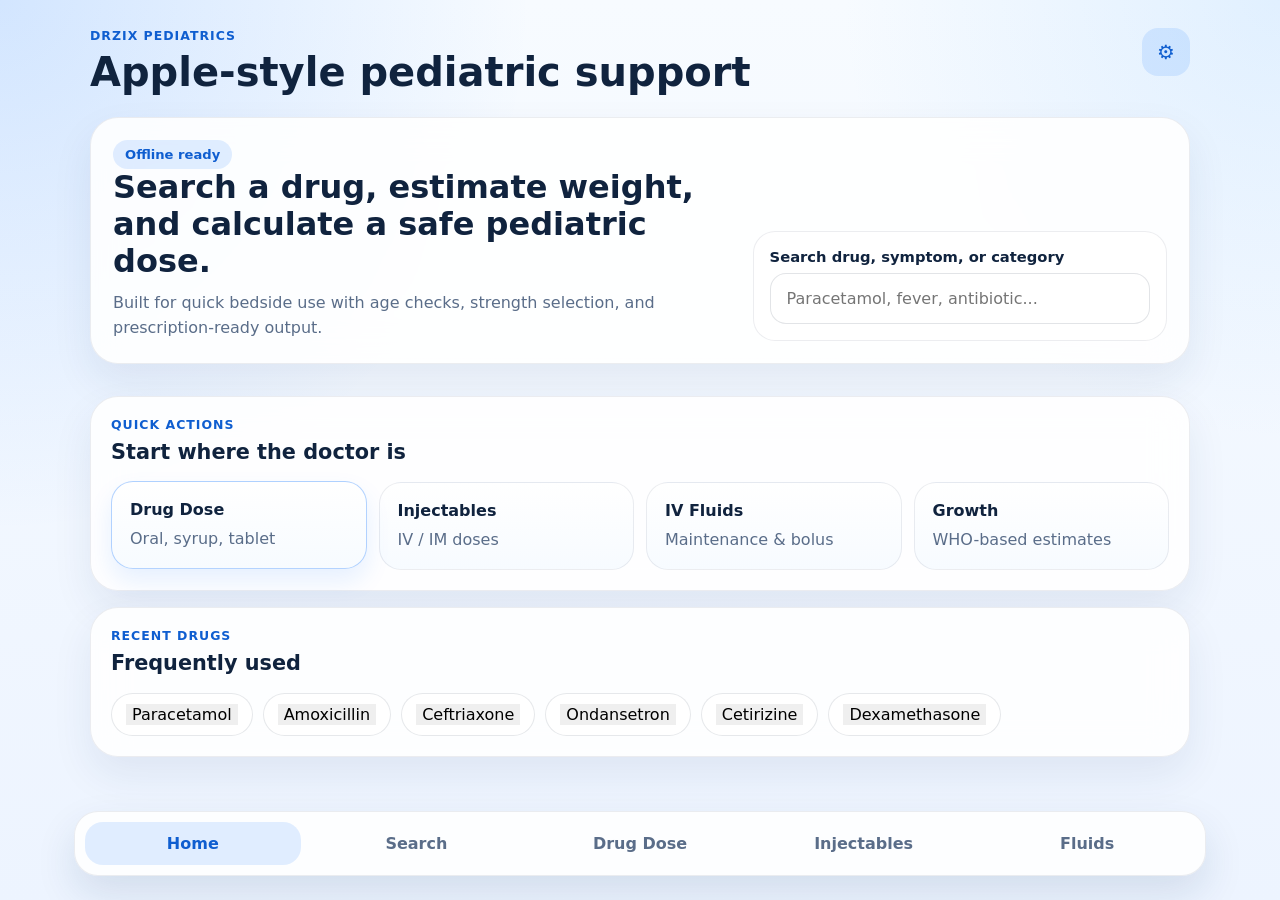
<file: index.html>
<!doctype html>
<html lang="en">
  <head>
    <meta charset="utf-8" />
    <meta name="viewport" content="width=device-width, initial-scale=1" />
    <title>Drzix Pediatrics</title>
    <meta name="theme-color" content="#1677ff" />
    <meta name="description" content="Offline-first pediatric clinical support for Indian doctors." />
    <link rel="manifest" href="manifest.json" />
    <link rel="icon" href="assets/icon.svg" type="image/svg+xml" />
    <link rel="stylesheet" href="css/app.css" />
  </head>
  <body>
    <div class="app-shell">
      <header class="topbar">
        <div>
          <p class="eyebrow">Drzix Pediatrics</p>
          <h1>Apple-style pediatric support</h1>
        </div>
        <button class="icon-button" id="settingsButton" type="button" aria-label="Open settings">
          <span aria-hidden="true">⚙</span>
        </button>
      </header>

      <main class="app-main">
        <section class="hero-card card">
          <div class="hero-copy">
            <span class="pill">Offline ready</span>
            <h2>Search a drug, estimate weight, and calculate a safe pediatric dose.</h2>
            <p>
              Built for quick bedside use with age checks, strength selection, and prescription-ready output.
            </p>
          </div>
          <label class="search-box" for="searchInput">
            <span>Search drug, symptom, or category</span>
            <input id="searchInput" type="search" placeholder="Paracetamol, fever, antibiotic..." autocomplete="off" />
          </label>
        </section>

        <section class="screen active" data-screen="home">
          <div class="card section-card">
            <div class="section-header">
              <div>
                <p class="section-label">Quick actions</p>
                <h3>Start where the doctor is</h3>
              </div>
            </div>
            <div class="quick-grid">
              <button class="quick-action active" data-action="drug-dose" type="button">
                <strong>Drug Dose</strong>
                <span>Oral, syrup, tablet</span>
              </button>
              <button class="quick-action" data-action="injectables" type="button">
                <strong>Injectables</strong>
                <span>IV / IM doses</span>
              </button>
              <button class="quick-action" data-action="fluids" type="button">
                <strong>IV Fluids</strong>
                <span>Maintenance & bolus</span>
              </button>
              <button class="quick-action" data-action="growth" type="button">
                <strong>Growth</strong>
                <span>WHO-based estimates</span>
              </button>
            </div>
          </div>

          <div class="card section-card">
            <div class="section-header">
              <div>
                <p class="section-label">Recent drugs</p>
                <h3>Frequently used</h3>
              </div>
            </div>
            <div class="chip-row" id="recentChips"></div>
          </div>
        </section>

        <section class="screen" data-screen="search">
          <div class="card section-card">
            <div class="section-header">
              <div>
                <p class="section-label">Search results</p>
                <h3>Drugs and pediatric topics</h3>
              </div>
            </div>
            <div id="searchSummary" class="summary muted">Search to see matches.</div>
            <div id="searchResults" class="result-list"></div>
          </div>
        </section>

        <section class="screen" data-screen="drug-dose">
          <div class="card section-card">
            <div class="section-header">
              <div>
                <p class="section-label">Selected drug</p>
                <h3 id="drugName">Select a medicine</h3>
              </div>
              <span class="status-badge" id="drugStatus">Verified</span>
            </div>

            <div id="drugIndications" class="chip-row"></div>

            <div class="input-grid">
              <label>
                <span>Years</span>
                <input id="yearsInput" type="number" min="0" step="1" inputmode="numeric" placeholder="2" />
              </label>
              <label>
                <span>Months</span>
                <input id="monthsInput" type="number" min="0" max="11" step="1" inputmode="numeric" placeholder="6" />
              </label>
            </div>

            <label class="checkbox-row">
              <input id="actualWeightToggle" type="checkbox" />
              <span>I know the actual weight</span>
            </label>

            <div id="actualWeightBlock" class="input-grid hidden">
              <label>
                <span>Weight in kg</span>
                <input id="actualWeightInput" type="number" min="0" step="0.1" inputmode="decimal" placeholder="12.5" />
              </label>
            </div>

            <div id="estimatedWeightPanel" class="info-panel"></div>

            <div class="strength-picker" id="strengthPicker"></div>
          </div>

          <div class="card section-card result-card">
            <div class="section-header">
              <div>
                <p class="section-label">Dose result</p>
                <h3 id="doseTitle">Waiting for inputs</h3>
              </div>
            </div>
            <div id="doseOutput" class="dose-output"></div>
            <div id="safetyOutput" class="warning-stack"></div>
          </div>
        </section>

        <section class="screen" data-screen="injectables">
          <div class="card section-card">
            <div class="section-header">
              <div>
                <p class="section-label">Injectables</p>
                <h3 id="injectableName">Select an injectable</h3>
              </div>
              <span class="status-badge" id="injectableStatus">Needs review</span>
            </div>

            <div class="chip-row" id="injectableDrugChips"></div>
            <div id="injectableIndications" class="chip-row"></div>

            <div class="input-grid">
              <label>
                <span>Years</span>
                <input id="injectableYearsInput" type="number" min="0" step="1" inputmode="numeric" placeholder="2" />
              </label>
              <label>
                <span>Months</span>
                <input id="injectableMonthsInput" type="number" min="0" max="11" step="1" inputmode="numeric" placeholder="6" />
              </label>
            </div>

            <label class="checkbox-row">
              <input id="injectableActualWeightToggle" type="checkbox" />
              <span>I know the actual weight</span>
            </label>

            <div id="injectableActualWeightBlock" class="input-grid hidden">
              <label>
                <span>Weight in kg</span>
                <input id="injectableActualWeightInput" type="number" min="0" step="0.1" inputmode="decimal" placeholder="12.5" />
              </label>
            </div>

            <div id="injectableEstimatedWeightPanel" class="info-panel"></div>

            <div class="strength-picker" id="injectableStrengthPicker"></div>
          </div>

          <div class="card section-card result-card">
            <div class="section-header">
              <div>
                <p class="section-label">Injection result</p>
                <h3 id="injectableDoseTitle">Waiting for inputs</h3>
              </div>
            </div>
            <div id="injectableDoseOutput" class="dose-output"></div>
            <div id="injectableSafetyOutput" class="warning-stack"></div>
          </div>
        </section>

        <section class="screen" data-screen="fluids">
          <div class="card section-card">
            <div class="section-header">
              <div>
                <p class="section-label">IV fluids</p>
                <h3>Maintenance and bolus planner</h3>
              </div>
            </div>

            <div class="input-grid">
              <label>
                <span>Years</span>
                <input id="fluidYearsInput" type="number" min="0" step="1" inputmode="numeric" placeholder="2" />
              </label>
              <label>
                <span>Months</span>
                <input id="fluidMonthsInput" type="number" min="0" max="11" step="1" inputmode="numeric" placeholder="6" />
              </label>
            </div>

            <label class="checkbox-row">
              <input id="fluidActualWeightToggle" type="checkbox" />
              <span>I know the actual weight</span>
            </label>

            <div id="fluidActualWeightBlock" class="input-grid hidden">
              <label>
                <span>Weight in kg</span>
                <input id="fluidActualWeightInput" type="number" min="0" step="0.1" inputmode="decimal" placeholder="12.5" />
              </label>
            </div>

            <div id="fluidEstimatedWeightPanel" class="info-panel"></div>
          </div>

          <div class="card section-card result-card">
            <div class="section-header">
              <div>
                <p class="section-label">Fluid result</p>
                <h3 id="fluidTitle">Maintenance fluid plan</h3>
              </div>
            </div>
            <div id="fluidOutput" class="dose-output"></div>
            <div id="fluidSafetyOutput" class="warning-stack"></div>
          </div>
        </section>

        <section class="screen" data-screen="growth">
          <div class="card section-card">
            <p class="section-label">Growth</p>
            <h3>WHO-based weight estimation</h3>
            <p class="muted">The current build includes starter growth values for practical dose estimation.</p>
          </div>
        </section>

        <section class="screen" data-screen="settings">
          <div class="card section-card">
            <p class="section-label">Settings</p>
            <h3>Project preferences</h3>
            <p class="muted">Offline-first, Apple-style UI, and pediatric-only scope are locked in for this build.</p>
          </div>
        </section>
      </main>

      <nav class="bottom-nav" aria-label="Primary">
        <button class="nav-item active" data-screen-target="home" type="button">Home</button>
        <button class="nav-item" data-screen-target="search" type="button">Search</button>
        <button class="nav-item" data-screen-target="drug-dose" type="button">Drug Dose</button>
        <button class="nav-item" data-screen-target="injectables" type="button">Injectables</button>
        <button class="nav-item" data-screen-target="fluids" type="button">Fluids</button>
      </nav>
    </div>

    <script src="js/data.js"></script>
    <script src="js/engine.js"></script>
    <script src="js/app.js"></script>
  </body>
</html>
</file>
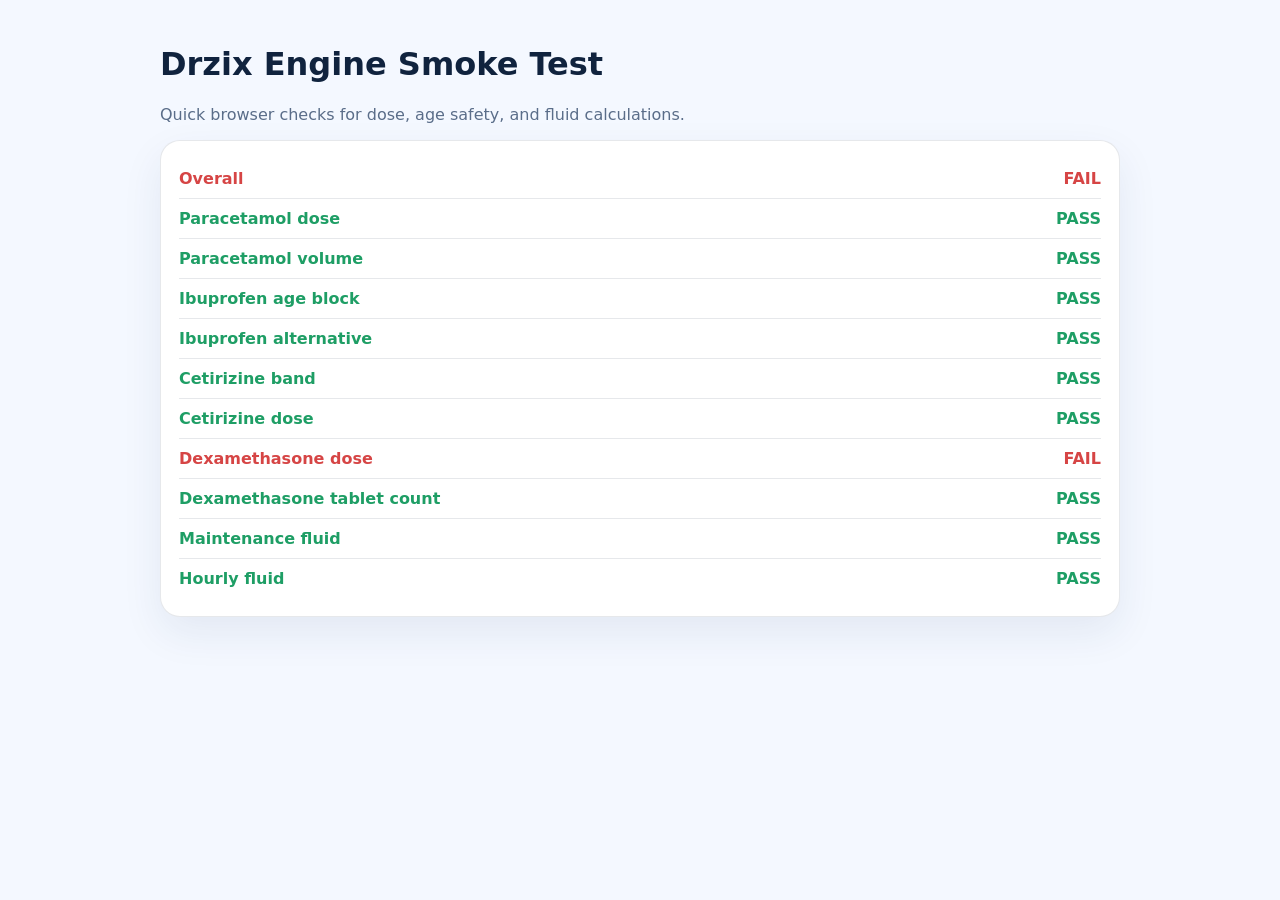
<file: tests/engine-smoke.html>
<!doctype html>
<html lang="en">
  <head>
    <meta charset="utf-8" />
    <meta name="viewport" content="width=device-width, initial-scale=1" />
    <title>Drzix Engine Smoke Test</title>
    <style>
      :root {
        color-scheme: light;
        --bg: #f4f8ff;
        --card: #ffffff;
        --text: #10233e;
        --muted: #5a6d89;
        --good: #1e9e65;
        --bad: #d64545;
        --border: rgba(16, 35, 62, 0.1);
        font-family: system-ui, sans-serif;
      }
      body {
        margin: 0;
        padding: 24px;
        background: var(--bg);
        color: var(--text);
      }
      main {
        max-width: 960px;
        margin: 0 auto;
      }
      .card {
        background: var(--card);
        border: 1px solid var(--border);
        border-radius: 20px;
        padding: 18px;
        box-shadow: 0 16px 40px rgba(20, 55, 100, 0.08);
      }
      .row {
        display: flex;
        gap: 10px;
        align-items: center;
        justify-content: space-between;
        padding: 10px 0;
        border-bottom: 1px solid var(--border);
      }
      .row:last-child {
        border-bottom: 0;
      }
      .pass {
        color: var(--good);
        font-weight: 700;
      }
      .fail {
        color: var(--bad);
        font-weight: 700;
      }
      code {
        background: rgba(16, 35, 62, 0.06);
        padding: 0 6px;
        border-radius: 6px;
      }
      .muted {
        color: var(--muted);
      }
    </style>
  </head>
  <body>
    <main>
      <h1>Drzix Engine Smoke Test</h1>
      <p class="muted">Quick browser checks for dose, age safety, and fluid calculations.</p>
      <div class="card" id="results">Loading tests…</div>
    </main>

    <script src="../js/data.js"></script>
    <script src="../js/engine.js"></script>
    <script>
      const results = [];

      function expect(name, condition, details) {
        results.push({ name, passed: Boolean(condition), details });
      }

      function findDrugById(id) {
        return window.DRZIX_DATA.drugs.find((drug) => drug.id === id);
      }

      const paracetamol = findDrugById("paracetamol");
      const paracetamolPlan = calculateDrugPlan(paracetamol, {
        ageMonths: 24,
        weightKg: 12,
        selectedStrength: paracetamol.strengths[1],
      });
      expect("Paracetamol dose", paracetamolPlan.doseText === "180 mg", paracetamolPlan);
      expect("Paracetamol volume", paracetamolPlan.volumeText === "3.60 mL", paracetamolPlan);

      const ibuprofen = findDrugById("ibuprofen");
      const ibuprofenPlan = calculateDrugPlan(ibuprofen, {
        ageMonths: 5,
        weightKg: 8,
        selectedStrength: ibuprofen.strengths[0],
      });
      expect("Ibuprofen age block", ibuprofenPlan.blocked === true, ibuprofenPlan);
      expect("Ibuprofen alternative", ibuprofenPlan.alternative === "Paracetamol", ibuprofenPlan);

      const cetirizine = findDrugById("cetirizine");
      const cetirizinePlan = calculateDrugPlan(cetirizine, {
        ageMonths: 18,
        weightKg: 10,
        selectedStrength: cetirizine.strengths[0],
      });
      expect("Cetirizine band", cetirizinePlan.ageBandLabel === "12 to 23 months", cetirizinePlan);
      expect("Cetirizine dose", cetirizinePlan.doseText === "2.5 mg", cetirizinePlan);

      const dexamethasone = findDrugById("dexamethasone");
      const dexamethasonePlan = calculateDrugPlan(dexamethasone, {
        ageMonths: 24,
        weightKg: 15,
        selectedStrength: dexamethasone.strengths[1],
      });
      expect("Dexamethasone dose", dexamethasonePlan.doseText === "2.25 mg", dexamethasonePlan);
      expect("Dexamethasone tablet count", dexamethasonePlan.volumeText === "0.56 tablets", dexamethasonePlan);

      const fluidPlan = calculateFluidPlan(20);
      expect("Maintenance fluid", fluidPlan.maintenanceDailyMl === 1500, fluidPlan);
      expect("Hourly fluid", fluidPlan.hourlyMl === 62.5, fluidPlan);

      const allPassed = results.every((entry) => entry.passed);
      const container = document.getElementById("results");

      container.innerHTML = `
        <div class="row ${allPassed ? "pass" : "fail"}">
          <span>Overall</span>
          <span>${allPassed ? "PASS" : "FAIL"}</span>
        </div>
        ${results
          .map(
            (entry) => `
              <div class="row ${entry.passed ? "pass" : "fail"}">
                <span>${entry.name}</span>
                <span>${entry.passed ? "PASS" : "FAIL"}</span>
              </div>
            `,
          )
          .join("")}
      `;
    </script>
  </body>
</html>
</file>
<file: css/app.css>
:root {
  color-scheme: light;
  --bg: #eef5ff;
  --bg-soft: #f7fbff;
  --card: rgba(255, 255, 255, 0.88);
  --card-strong: #ffffff;
  --text: #10233e;
  --muted: #5a6d89;
  --primary: #1677ff;
  --primary-strong: #0f5ed0;
  --primary-soft: rgba(22, 119, 255, 0.12);
  --success: #1e9e65;
  --danger: #d64545;
  --warning: #c98c10;
  --border: rgba(16, 35, 62, 0.08);
  --shadow: 0 18px 40px rgba(20, 55, 100, 0.08);
  --radius-xl: 28px;
  --radius-lg: 22px;
  --radius-md: 16px;
  --radius-sm: 12px;
  --max-width: 1100px;
  font-family: "Inter", "Aptos", "Segoe UI", system-ui, sans-serif;
}

* {
  box-sizing: border-box;
}

html {
  height: 100%;
  background:
    radial-gradient(circle at top left, rgba(22, 119, 255, 0.16), transparent 34%),
    radial-gradient(circle at top right, rgba(124, 189, 255, 0.18), transparent 28%),
    linear-gradient(180deg, #f7fbff 0%, #edf4ff 100%);
}

body {
  margin: 0;
  min-height: 100%;
  color: var(--text);
  background: transparent;
}

button,
input {
  font: inherit;
}

button {
  cursor: pointer;
}

.hidden {
  display: none !important;
}

.app-shell {
  min-height: 100vh;
  padding: 20px 16px 88px;
}

.topbar,
.app-main,
.bottom-nav {
  max-width: var(--max-width);
  margin: 0 auto;
}

.topbar {
  display: flex;
  align-items: start;
  justify-content: space-between;
  gap: 16px;
  margin-bottom: 18px;
}

.eyebrow,
.section-label {
  margin: 0 0 8px;
  color: var(--primary-strong);
  font-size: 0.78rem;
  font-weight: 700;
  letter-spacing: 0.08em;
  text-transform: uppercase;
}

h1,
h2,
h3,
p {
  margin-top: 0;
}

h1 {
  margin-bottom: 6px;
  font-size: clamp(1.8rem, 4vw, 2.5rem);
  line-height: 1.05;
}

h2 {
  font-size: clamp(1.4rem, 3.3vw, 2rem);
  line-height: 1.15;
  margin-bottom: 12px;
}

h3 {
  font-size: clamp(1.05rem, 2.5vw, 1.3rem);
  line-height: 1.25;
  margin-bottom: 0;
}

.muted {
  color: var(--muted);
}

.card {
  background: var(--card);
  border: 1px solid var(--border);
  box-shadow: var(--shadow);
  backdrop-filter: blur(18px);
}

.hero-card,
.section-card {
  border-radius: var(--radius-xl);
}

.hero-card {
  padding: 22px;
  display: grid;
  gap: 18px;
  margin-bottom: 16px;
}

.hero-copy p {
  max-width: 60ch;
  line-height: 1.55;
  color: var(--muted);
  margin-bottom: 0;
}

.pill,
.status-badge {
  display: inline-flex;
  align-items: center;
  gap: 6px;
  border-radius: 999px;
  padding: 7px 12px;
  font-size: 0.82rem;
  font-weight: 700;
}

.pill {
  color: var(--primary-strong);
  background: var(--primary-soft);
}

.status-badge {
  color: var(--success);
  background: rgba(30, 158, 101, 0.12);
}

.status-badge.warning {
  color: var(--warning);
  background: rgba(201, 140, 16, 0.14);
}

.status-badge.danger {
  color: var(--danger);
  background: rgba(214, 69, 69, 0.12);
}

.search-box {
  display: grid;
  gap: 8px;
  padding: 16px;
  border-radius: var(--radius-lg);
  background: rgba(255, 255, 255, 0.92);
  border: 1px solid var(--border);
}

.search-box span,
label span {
  font-size: 0.92rem;
  font-weight: 600;
}

.search-box input,
.input-grid input {
  width: 100%;
  border: 1px solid rgba(16, 35, 62, 0.12);
  border-radius: 16px;
  padding: 15px 16px;
  background: #fff;
  color: var(--text);
  outline: none;
  transition: border-color 0.2s ease, box-shadow 0.2s ease, transform 0.2s ease;
}

.search-box input:focus,
.input-grid input:focus {
  border-color: rgba(22, 119, 255, 0.58);
  box-shadow: 0 0 0 4px rgba(22, 119, 255, 0.12);
}

.app-main {
  display: grid;
  gap: 16px;
}

.screen {
  display: none;
  gap: 16px;
}

.screen.active {
  display: grid;
}

.section-card {
  padding: 20px;
}

.section-header {
  display: flex;
  align-items: start;
  justify-content: space-between;
  gap: 12px;
  margin-bottom: 16px;
}

.quick-grid {
  display: grid;
  gap: 12px;
  grid-template-columns: repeat(auto-fit, minmax(160px, 1fr));
}

.quick-action {
  text-align: left;
  border: 1px solid var(--border);
  border-radius: 22px;
  padding: 18px;
  background: linear-gradient(180deg, #fff, #f7fbff);
  color: var(--text);
  transition: transform 0.2s ease, box-shadow 0.2s ease, border-color 0.2s ease;
}

.quick-action strong,
.quick-action span {
  display: block;
}

.quick-action strong {
  margin-bottom: 8px;
  font-size: 1rem;
}

.quick-action span {
  color: var(--muted);
  line-height: 1.45;
}

.quick-action.active,
.quick-action:hover {
  transform: translateY(-1px);
  border-color: rgba(22, 119, 255, 0.32);
  box-shadow: 0 12px 24px rgba(22, 119, 255, 0.1);
}

.chip-row {
  display: flex;
  flex-wrap: wrap;
  gap: 10px;
}

.chip,
.chip-button {
  display: inline-flex;
  align-items: center;
  justify-content: center;
  gap: 8px;
  border: 1px solid rgba(16, 35, 62, 0.1);
  border-radius: 999px;
  padding: 10px 14px;
  background: #fff;
  color: var(--text);
}

.chip button,
.chip-button {
  border: 0;
  font: inherit;
}

.chip-button {
  cursor: pointer;
  transition: border-color 0.2s ease, box-shadow 0.2s ease, transform 0.2s ease, background 0.2s ease;
}

.chip-button.active {
  border-color: rgba(22, 119, 255, 0.36);
  box-shadow: 0 10px 20px rgba(22, 119, 255, 0.1);
  transform: translateY(-1px);
  background: rgba(22, 119, 255, 0.08);
  color: var(--primary-strong);
}

.summary {
  margin-bottom: 14px;
}

.result-list {
  display: grid;
  gap: 12px;
}

.result-card-item {
  display: grid;
  gap: 8px;
  padding: 16px;
  border-radius: 20px;
  border: 1px solid var(--border);
  background: rgba(255, 255, 255, 0.92);
}

.result-card-item h4,
.result-card-item p {
  margin: 0;
}

.result-card-item p {
  color: var(--muted);
}

.result-card-item .meta {
  display: flex;
  flex-wrap: wrap;
  gap: 10px;
  color: var(--muted);
  font-size: 0.92rem;
}

.input-grid {
  display: grid;
  gap: 12px;
  grid-template-columns: repeat(auto-fit, minmax(160px, 1fr));
  margin-bottom: 14px;
}

.input-grid label,
.checkbox-row {
  display: grid;
  gap: 8px;
}

.checkbox-row {
  grid-template-columns: auto 1fr;
  align-items: center;
  margin-bottom: 14px;
  padding: 12px 14px;
  border-radius: 16px;
  border: 1px solid var(--border);
  background: rgba(255, 255, 255, 0.84);
}

.checkbox-row input {
  width: 18px;
  height: 18px;
  accent-color: var(--primary);
}

.info-panel {
  margin-bottom: 16px;
  padding: 16px;
  border-radius: 20px;
  border: 1px solid rgba(22, 119, 255, 0.15);
  background: linear-gradient(180deg, rgba(22, 119, 255, 0.1), rgba(22, 119, 255, 0.05));
  color: var(--text);
}

.info-panel .metric {
  display: block;
  margin: 8px 0 6px;
}

.strength-picker {
  display: grid;
  gap: 12px;
}

.strength-picker .strength-group {
  display: grid;
  gap: 10px;
}

.strength-picker .strength-group h4 {
  margin: 0;
  font-size: 1rem;
}

.strength-options {
  display: flex;
  flex-wrap: wrap;
  gap: 10px;
}

.strength-option {
  border: 1px solid var(--border);
  border-radius: 18px;
  background: #fff;
  padding: 12px 14px;
  min-width: 140px;
  text-align: left;
  transition: border-color 0.2s ease, transform 0.2s ease, box-shadow 0.2s ease;
}

.strength-option.active {
  border-color: rgba(22, 119, 255, 0.4);
  box-shadow: 0 12px 24px rgba(22, 119, 255, 0.1);
  transform: translateY(-1px);
}

.strength-option strong,
.strength-option span {
  display: block;
}

.strength-option span {
  color: var(--muted);
  margin-top: 4px;
}

.dose-output,
.warning-stack {
  display: grid;
  gap: 12px;
}

.output-row {
  display: flex;
  justify-content: space-between;
  gap: 16px;
  padding: 14px 16px;
  border-radius: 18px;
  background: rgba(22, 119, 255, 0.06);
}

.output-row strong {
  font-size: 1rem;
}

.output-row span {
  text-align: right;
  color: var(--muted);
}

.metric {
  font-size: clamp(1.35rem, 4vw, 2rem);
  font-weight: 800;
  color: var(--primary-strong);
}

.warning-card {
  padding: 14px 16px;
  border-radius: 18px;
  border: 1px solid rgba(214, 69, 69, 0.15);
  background: rgba(214, 69, 69, 0.08);
}

.warning-card.warning {
  border-color: rgba(201, 140, 16, 0.18);
  background: rgba(201, 140, 16, 0.12);
}

.warning-card.success {
  border-color: rgba(30, 158, 101, 0.16);
  background: rgba(30, 158, 101, 0.1);
}

.warning-card p {
  margin: 0;
  color: var(--text);
  line-height: 1.5;
}

.bottom-nav {
  position: fixed;
  inset: auto 16px 16px;
  display: grid;
  grid-template-columns: repeat(5, 1fr);
  gap: 8px;
  max-width: calc(var(--max-width) + 32px);
  padding: 10px;
  border-radius: 24px;
  background: rgba(255, 255, 255, 0.86);
  border: 1px solid rgba(16, 35, 62, 0.08);
  box-shadow: 0 18px 40px rgba(20, 55, 100, 0.12);
  backdrop-filter: blur(18px);
}

.nav-item {
  border: 0;
  border-radius: 18px;
  background: transparent;
  color: var(--muted);
  padding: 12px 8px;
  font-weight: 700;
}

.nav-item.active {
  color: var(--primary-strong);
  background: rgba(22, 119, 255, 0.12);
}

.icon-button {
  width: 48px;
  height: 48px;
  border: 0;
  border-radius: 16px;
  background: rgba(22, 119, 255, 0.12);
  color: var(--primary-strong);
  font-size: 1.25rem;
}

@media (min-width: 840px) {
  .app-shell {
    padding: 28px 24px 104px;
  }

  .hero-card {
    grid-template-columns: 1.2fr 0.8fr;
    align-items: end;
  }

  .bottom-nav {
    inset: auto 24px 24px;
  }
}
</file>
